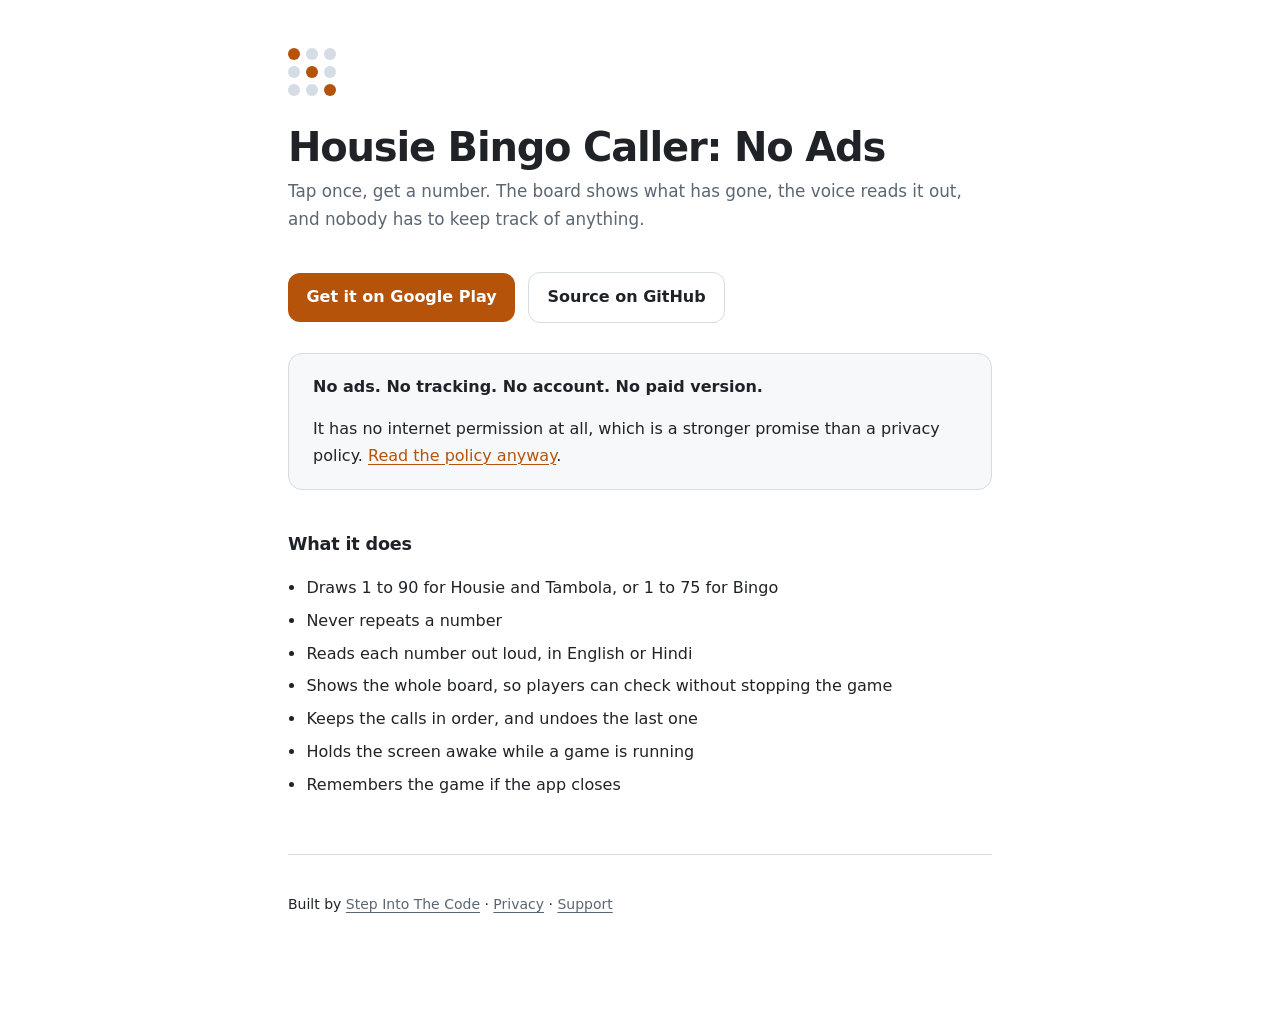
<file: index.html>
<!doctype html>
<html lang="en">
<head>
<meta charset="utf-8">
<meta name="viewport" content="width=device-width, initial-scale=1, viewport-fit=cover">
<title>Housie Bingo Caller: No Ads</title>
<meta name="description" content="A number caller for Housie, Tambola and Bingo with no ads and no tracking. Works offline, collects nothing.">
<meta name="theme-color" content="#0E1117">
<link rel="stylesheet" href="assets/site.css">
</head>
<body>
<div class="wrap">

  <div class="mark" aria-hidden="true">
    <i class="on"></i><i></i><i></i>
    <i></i><i class="on"></i><i></i>
    <i></i><i></i><i class="on"></i>
  </div>

  <h1>Housie Bingo Caller: No Ads</h1>
  <p class="lede">
    Tap once, get a number. The board shows what has gone, the voice reads it
    out, and nobody has to keep track of anything.
  </p>

  <p>
    <a class="btn" href="https://play.google.com/store/apps/details?id=com.stepintothecode.housiebingo">Get it on Google Play</a>
    <a class="btn ghost" href="https://github.com/stepintothecode/housie">Source on GitHub</a>
  </p>

  <div class="card">
    <p><strong>No ads. No tracking. No account. No paid version.</strong></p>
    <p>
      It has no internet permission at all, which is a stronger promise than a
      privacy policy. <a href="privacy/">Read the policy anyway</a>.
    </p>
  </div>

  <h2>What it does</h2>
  <ul>
    <li>Draws 1 to 90 for Housie and Tambola, or 1 to 75 for Bingo</li>
    <li>Never repeats a number</li>
    <li>Reads each number out loud, in English or Hindi</li>
    <li>Shows the whole board, so players can check without stopping the game</li>
    <li>Keeps the calls in order, and undoes the last one</li>
    <li>Holds the screen awake while a game is running</li>
    <li>Remembers the game if the app closes</li>
  </ul>

  <footer>
    <p>
      Built by <a href="https://github.com/stepintothecode">Step Into The Code</a> &middot;
      <a href="privacy/">Privacy</a> &middot;
      <a href="https://stepintothecode.github.io/support/?from=housie-web">Support</a>
    </p>
  </footer>

</div>
</body>
</html>
</file>
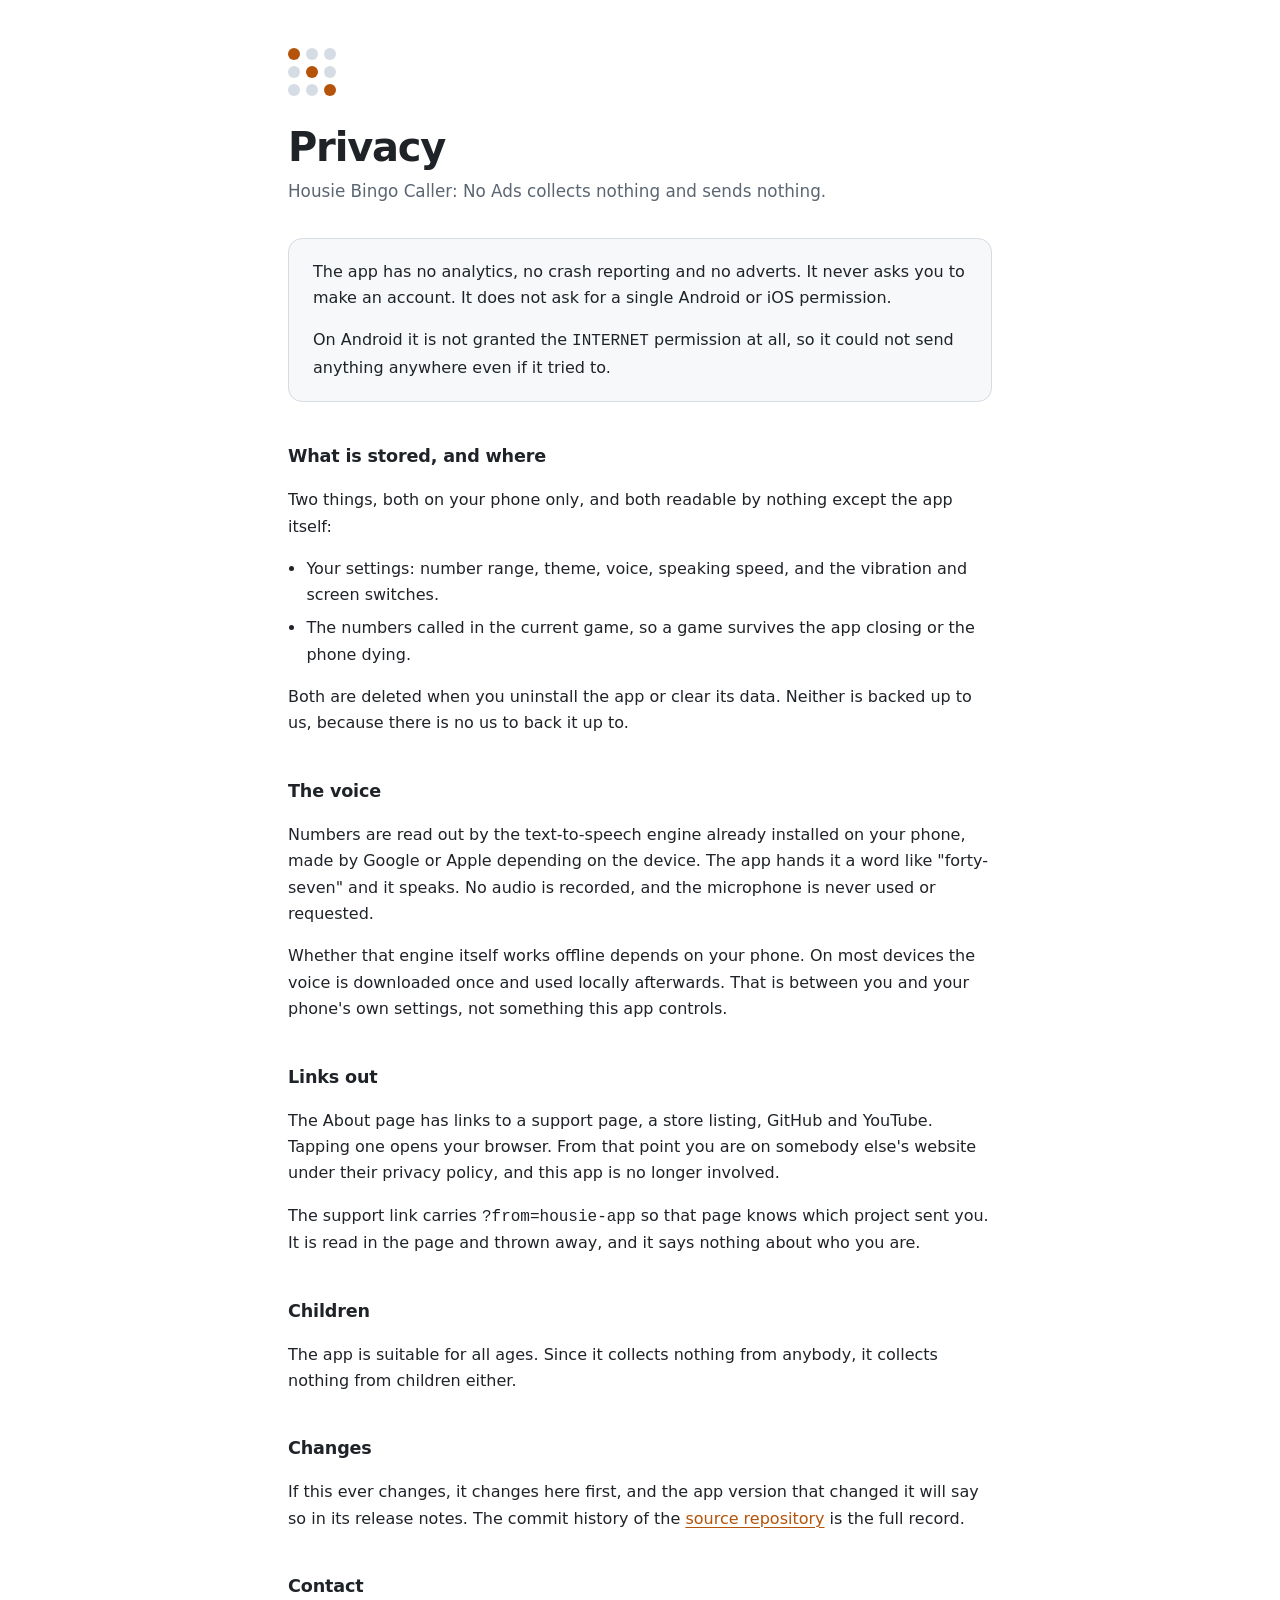
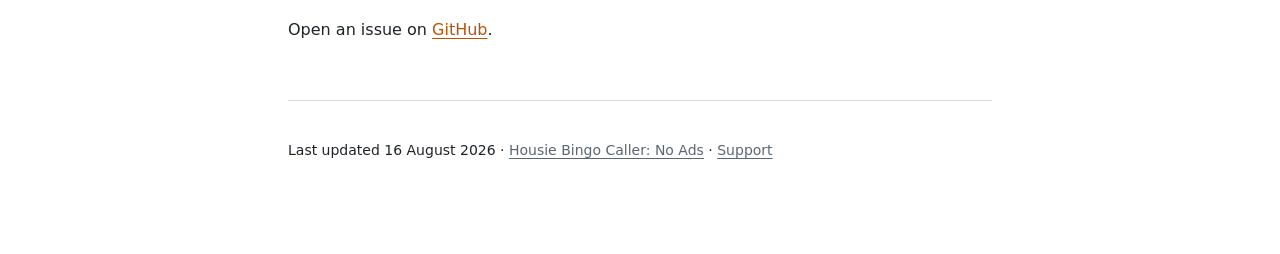
<file: privacy/index.html>
<!doctype html>
<html lang="en">
<head>
<meta charset="utf-8">
<meta name="viewport" content="width=device-width, initial-scale=1, viewport-fit=cover">
<title>Privacy - Housie Bingo Caller: No Ads</title>
<meta name="description" content="Housie Bingo Caller: No Ads collects nothing and sends nothing. The full policy, in plain words.">
<meta name="theme-color" content="#0E1117">
<link rel="stylesheet" href="../assets/site.css">
</head>
<body>
<div class="wrap">

  <div class="mark" aria-hidden="true">
    <i class="on"></i><i></i><i></i>
    <i></i><i class="on"></i><i></i>
    <i></i><i></i><i class="on"></i>
  </div>

  <h1>Privacy</h1>
  <p class="lede">Housie Bingo Caller: No Ads collects nothing and sends nothing.</p>

  <div class="card">
    <p>
      The app has no analytics, no crash reporting and no adverts. It never asks
      you to make an account. It does not ask for a single Android or iOS
      permission.
    </p>
    <p>
      On Android it is not granted the <code>INTERNET</code> permission at all,
      so it could not send anything anywhere even if it tried to.
    </p>
  </div>

  <h2>What is stored, and where</h2>
  <p>
    Two things, both on your phone only, and both readable by nothing except
    the app itself:
  </p>
  <ul>
    <li>Your settings: number range, theme, voice, speaking speed, and the
      vibration and screen switches.</li>
    <li>The numbers called in the current game, so a game survives the app
      closing or the phone dying.</li>
  </ul>
  <p>
    Both are deleted when you uninstall the app or clear its data. Neither is
    backed up to us, because there is no us to back it up to.
  </p>

  <h2>The voice</h2>
  <p>
    Numbers are read out by the text-to-speech engine already installed on your
    phone, made by Google or Apple depending on the device. The app hands it a
    word like "forty-seven" and it speaks. No audio is recorded, and the
    microphone is never used or requested.
  </p>
  <p>
    Whether that engine itself works offline depends on your phone. On most
    devices the voice is downloaded once and used locally afterwards. That is
    between you and your phone's own settings, not something this app controls.
  </p>

  <h2>Links out</h2>
  <p>
    The About page has links to a support page, a store listing, GitHub and
    YouTube. Tapping one opens your browser. From that point you are on
    somebody else's website under their privacy policy, and this app is no
    longer involved.
  </p>
  <p>
    The support link carries <code>?from=housie-app</code> so that page knows
    which project sent you. It is read in the page and thrown away, and it says
    nothing about who you are.
  </p>

  <h2>Children</h2>
  <p>
    The app is suitable for all ages. Since it collects nothing from anybody, it
    collects nothing from children either.
  </p>

  <h2>Changes</h2>
  <p>
    If this ever changes, it changes here first, and the app version that
    changed it will say so in its release notes. The commit history of the
    <a href="https://github.com/stepintothecode/housie">source repository</a>
    is the full record.
  </p>

  <h2>Contact</h2>
  <p>
    Open an issue on
    <a href="https://github.com/stepintothecode/housie/issues">GitHub</a>.
  </p>

  <footer>
    <p>
      Last updated 16 August 2026 &middot;
      <a href="../">Housie Bingo Caller: No Ads</a> &middot;
      <a href="https://stepintothecode.github.io/support/?from=housie-privacy">Support</a>
    </p>
  </footer>

</div>
</body>
</html>
</file>
<file: assets/site.css>
/* The published pages: the landing page and the privacy policy.
   Same palette as the app, so the three feel like one thing. */

:root {
  --bg: #0e1117;
  --surface: #161b22;
  --border: #2a323d;
  --text: #e6edf3;
  --muted: #8b949e;
  --accent: #ffb347;
  --ink: #1a1206;
}

@media (prefers-color-scheme: light) {
  :root {
    --bg: #ffffff;
    --surface: #f6f8fa;
    --border: #d6dce4;
    --text: #1f2328;
    --muted: #5b6672;
    --accent: #b45309;
    --ink: #ffffff;
  }
}

* {
  box-sizing: border-box;
}

body {
  margin: 0;
  padding: 3rem 1.25rem 5rem;
  background: var(--bg);
  color: var(--text);
  font: 16px/1.65 system-ui, -apple-system, "Segoe UI", Roboto, sans-serif;
  -webkit-text-size-adjust: 100%;
}

.wrap {
  max-width: 44rem;
  margin: 0 auto;
}

.mark {
  display: grid;
  grid-template-columns: repeat(3, 12px);
  gap: 6px;
  margin-bottom: 1.75rem;
}

.mark i {
  width: 12px;
  height: 12px;
  border-radius: 50%;
  background: var(--border);
}

.mark i.on {
  background: var(--accent);
}

h1 {
  margin: 0 0 0.5rem;
  font-size: clamp(1.75rem, 5vw, 2.5rem);
  letter-spacing: -0.03em;
  line-height: 1.15;
}

h2 {
  margin: 2.5rem 0 0.75rem;
  font-size: 1.1rem;
  letter-spacing: -0.01em;
}

.lede {
  color: var(--muted);
  font-size: 1.05rem;
  margin: 0 0 2rem;
}

p,
li {
  color: var(--text);
}

ul {
  padding-left: 1.15rem;
}

li {
  margin-bottom: 0.4rem;
}

.card {
  background: var(--surface);
  border: 1px solid var(--border);
  border-radius: 14px;
  padding: 1.25rem 1.5rem;
  margin: 1.5rem 0;
}

.card p:first-child {
  margin-top: 0;
}

.card p:last-child {
  margin-bottom: 0;
}

a {
  color: var(--accent);
  text-decoration-thickness: 1px;
  text-underline-offset: 3px;
}

.btn {
  display: inline-block;
  margin: 0.4rem 0.5rem 0.4rem 0;
  padding: 0.7rem 1.15rem;
  border-radius: 12px;
  background: var(--accent);
  color: var(--ink);
  font-weight: 700;
  text-decoration: none;
}

.btn.ghost {
  background: transparent;
  color: var(--text);
  border: 1px solid var(--border);
}

footer {
  margin-top: 3.5rem;
  padding-top: 1.5rem;
  border-top: 1px solid var(--border);
  color: var(--muted);
  font-size: 0.875rem;
}

footer a {
  color: var(--muted);
}
</file>
